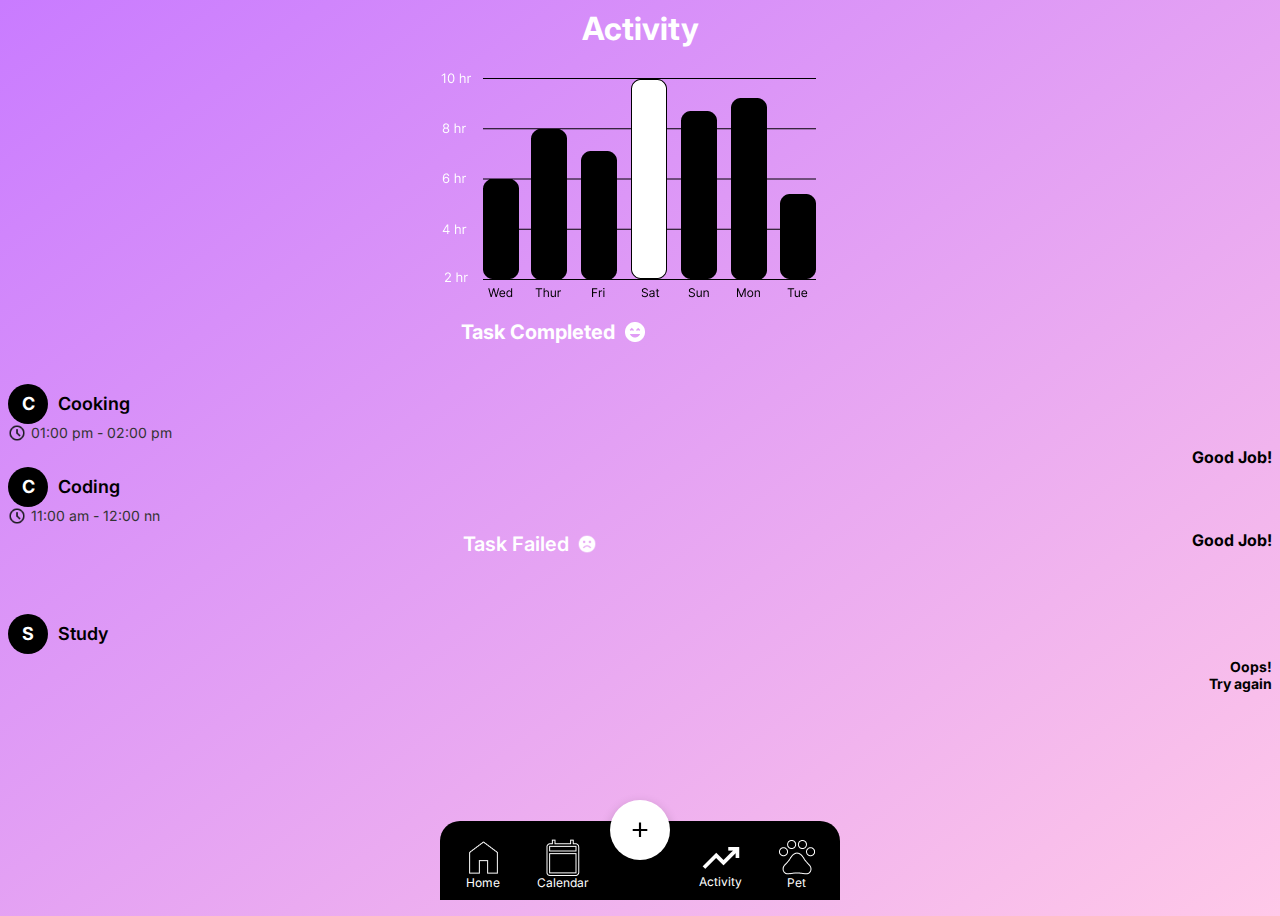
<file: activity.html>
<!DOCTYPE html>
<html lang="en">
<head>
    <meta charset="UTF-8">
    <meta name="viewport" content="width=device-width, initial-scale=1.0">
    <title>Activity</title>
    <link rel="preconnect" href="https://fonts.googleapis.com">
    <link rel="preconnect" href="https://fonts.gstatic.com" crossorigin>
    <link href="https://fonts.googleapis.com/css2?family=Inter:ital,opsz,wght@0,14..32,100..900;1,14..32,100..900&display=swap" rel="stylesheet">
    <link rel="stylesheet" href="style.css">
</head>
<body>
    <div class="act">
        <h1>Activity</h1>
        <img src="images/stats.png" alt="stats">
    </div>
    <div class="act2">
        <h1>Task Completed</h1>
        <img src="images/happy.png" alt="emoji">
    </div>
    <div class="task-card">
    <div class="task-left">
    <div class="task-icon">C</div>
    <div class="task-name">Cooking</div>
    </div>
    <div class="task-right">
    <div class="task-time">
      <img src="images/clock.png" alt="clock">
      <span>01:00 pm - 02:00 pm</span>
    </div>
    <div class="task-status success">Good Job!</div>
    </div>
    </div>
    <div class="task-card">
    <div class="task-left">
    <div class="task-icon">C</div>
    <div class="task-name">Coding</div>
    </div>
    <div class="task-right">
    <div class="task-time">
        <img src="images/clock.png" alt="clock">
        <span>11:00 am - 12:00 nn</span>
    </div>
    <div class="task-status success">Good Job!</div>
    </div>
    </div>
        <h3 class="fail-heading">Task Failed 
        <img src="images/sad.png" alt=""></h3>
    <div class="task-card">
    <div class="task-left">
    <div class="task-icon">S</div>
    <div class="task-name">Study</div>
    </div>
    <div class="task-right">
    <div class="task-status failed">Oops!<br>Try again</div>
    </div>
    </div>
    <div class="bottom-nav">
    <div class="nav-item active">
    <div class="home-iconpet">
        <a href="homepage.html"> <img src="images/bhome.png" alt="home"></a>
    </div>
        <a class="Home" href="homepage.html">Home</a>
    </div>
    <div class="nav-item">
    <div class="calendar-icon">
        <a href="calendar.html"> <img src="images/calendar.png" alt="calendar"></a>
    </div>
        <a class="calendar" href="calendar.html">Calendar</a>
    </div>
    <div class="nav-item">
    <div class="activity-icon">
        <img src="images/wactivity.png" alt="activity">
    </div>
        <a class="activity" href="activity.html">Activity</a>
    </div>
    <div class="nav-item">
    <div class="pet-icon">
        <a href="pet.html"> <img src="images/peticon.png" alt="pet"> </a>
    </div>
        <a class="Pet" href="pet.html">Pet</a>
    <div class="add-button">
        <button class="add-btn">+</button>
    </div>
</body>
</html>
</file>
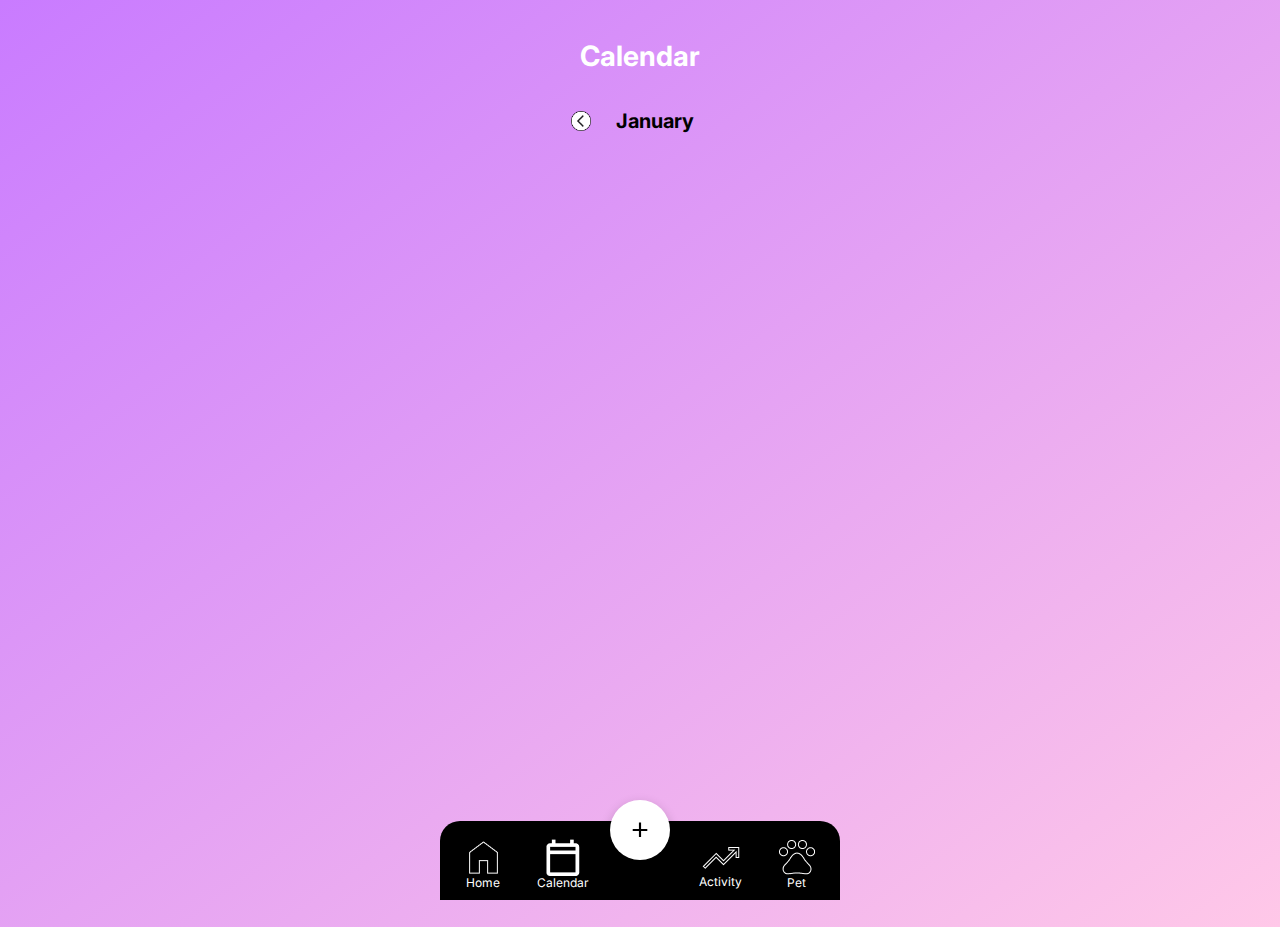
<file: calendar.html>
<!DOCTYPE html>
<html lang="en">
<head>
    <meta charset="UTF-8">
    <meta name="viewport" content="width=device-width, initial-scale=1.0">
    <title>Calendar</title>
    <link rel="preconnect" href="https://fonts.googleapis.com">
    <link rel="preconnect" href="https://fonts.gstatic.com" crossorigin>
    <link href="https://fonts.googleapis.com/css2?family=Inter:ital,opsz,wght@0,14..32,100..900;1,14..32,100..900&display=swap" rel="stylesheet">
    <link rel="stylesheet" href="style.css">
</head>
<body>
  <div class="calendar-header">
    <h1 class="calendar-title">Calendar</h1>
    <div class="month-header">
        <button class="nav-button">
            <img src="images/leftb.png" alt="Previous month">
        </button>
        <h2 class="month-title">January</h2>
    </div>
</div>
        <div class="bottom-nav">
    <div class="nav-item active">
    <div class="home-iconpet">
        <a href="homepage.html"> <img src="images/bhome.png" alt="home"></a>
    </div>
        <a class="Home" href="homepage.html">Home</a>
    </div>
    <div class="nav-item">
    <div class="calendar-icon">
        <img src="images/wcalendar.png" alt="calendar">
    </div>
        <a class="calendar" href="calendar.html">Calendar</a>
    </div>
    <div class="nav-item">
    <div class="activity-icon">
        <a href="activity.html"> <img src="images/activity.png" alt="activity"></a>
    </div>
        <a class="activity" href="activity.html">Activity</a>
    </div>
    <div class="nav-item">
    <div class="pet-icon">
        <a href="pet.html"> <img src="images/peticon.png" alt="pet"> </a>
    </div>
        <a class="Pet" href="pet.html">Pet</a>
    <div class="add-button">
        <button class="add-btn">+</button>
    </div>
    </div>
</body>
</html>
</file>
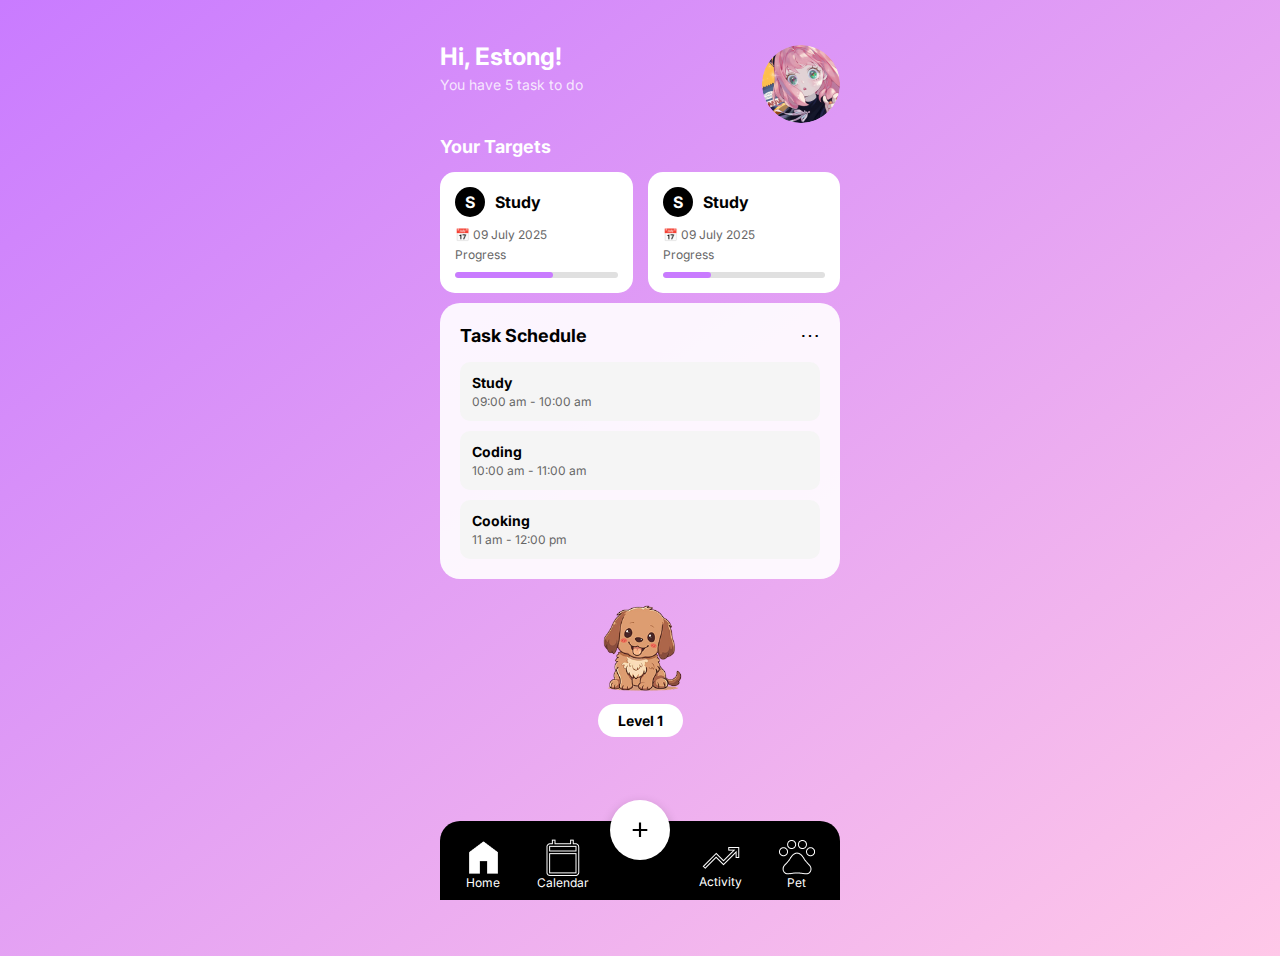
<file: homepage.html>
<!DOCTYPE html>
<html lang="en">
<head>
    <meta charset="UTF-8">
    <meta name="viewport" content="width=device-width, initial-scale=1.0">
    <title>Homepage - Tasky</title>
    <link rel="preconnect" href="https://fonts.googleapis.com">
    <link rel="preconnect" href="https://fonts.gstatic.com" crossorigin>
    <link href="https://fonts.googleapis.com/css2?family=Inter:ital,opsz,wght@0,14..32,100..900;1,14..32,100..900&display=swap" rel="stylesheet">
    <link rel="stylesheet" href="style.css">
</head>
<body>
    <div class="homepage-container">
    <div class="homepage-header">
    <div class="greeting">
        <h1>Hi, Estong!</h1>
        <p>You have 5 task to do</p>
    </div>
    <div class="profile-pic">
        <a href="profile.html"> <img src="images/profile.png" alt=""></a>
    </div>
    </div>
    <div class="targets-section">
        <h2>Your Targets</h2>
    <div class="targets-grid">
    <div class="target-card">
    <div class="target-header">
    <div class="target-icon">S</div>
        <span class="target-title">Study</span>
    </div>
    <div class="target-date">📅 09 July 2025</div>
    <div class="target-status">Progress</div>
    <div class="progress-bar">
    <div class="progress-fill" style="width: 60%;"></div>
    </div>
    </div>
    <div class="target-card">
    <div class="target-header">
    <div class="target-icon">S</div>
        <span class="target-title">Study</span>
    </div>
    <div class="target-date">📅 09 July 2025</div>
    <div class="target-status">Progress</div>
    <div class="progress-bar">
        <div class="progress-fill" style="width: 30%;"></div>
    </div>
    </div>
    </div>
    <div class="schedule-section">
    <div class="schedule-header">
        <h2>Task Schedule</h2>
    <div class="menu-dots">⋯</div>
    </div>
    <div class="schedule-list">
    <div class="schedule-item">
    <div class="schedule-title">Study</div>
    <div class="schedule-time">09:00 am - 10:00 am</div>
    </div>
    <div class="schedule-item">
    <div class="schedule-title">Coding</div>
    <div class="schedule-time">10:00 am - 11:00 am</div>
    </div> 
    <div class="schedule-item">
    <div class="schedule-title">Cooking</div>
    <div class="schedule-time">11 am - 12:00 pm</div>
    </div>
    </div>
    </div>
    <div class="pet-section">
    <div class="pet-image">
        <img src="images/iro.png" alt="Pet Dog" class="pet">
    </div>
    <div class="level-badge">Level 1</div>
    </div>
    <div class="bottom-nav">
    <div class="nav-item active">
    <div class="home-icon">
        <img src="images/home.png" alt="home">
    </div>
        <a class="Home" href="homepage.html">Home</a>
    </div>
    <div class="nav-item">
    <div class="calendar-icon">
        <a href="calendar.html"> <img src="images/calendar.png" alt="calendar"></a>
    </div>
        <a class="calendar" href="calendar.html">Calendar</a>
    </div>
    <div class="nav-item">
    <div class="activity-icon">
        <a href="activity.html"> <img src="images/activity.png" alt="activity"></a>
    </div>
        <a class="activity" href="activity.html">Activity</a>
    </div>
    <div class="nav-item">
    <div class="pet-icon">
        <a href="pet.html"> <img src="images/peticon.png" alt="pet"> </a>
    </div>
        <a class="Pet" href="pet.html">Pet</a>
    <div class="add-button">
        <button class="add-btn">+</button>
    </div>
    </div>
        </div>
    </div>
</body>
</html>
</file>
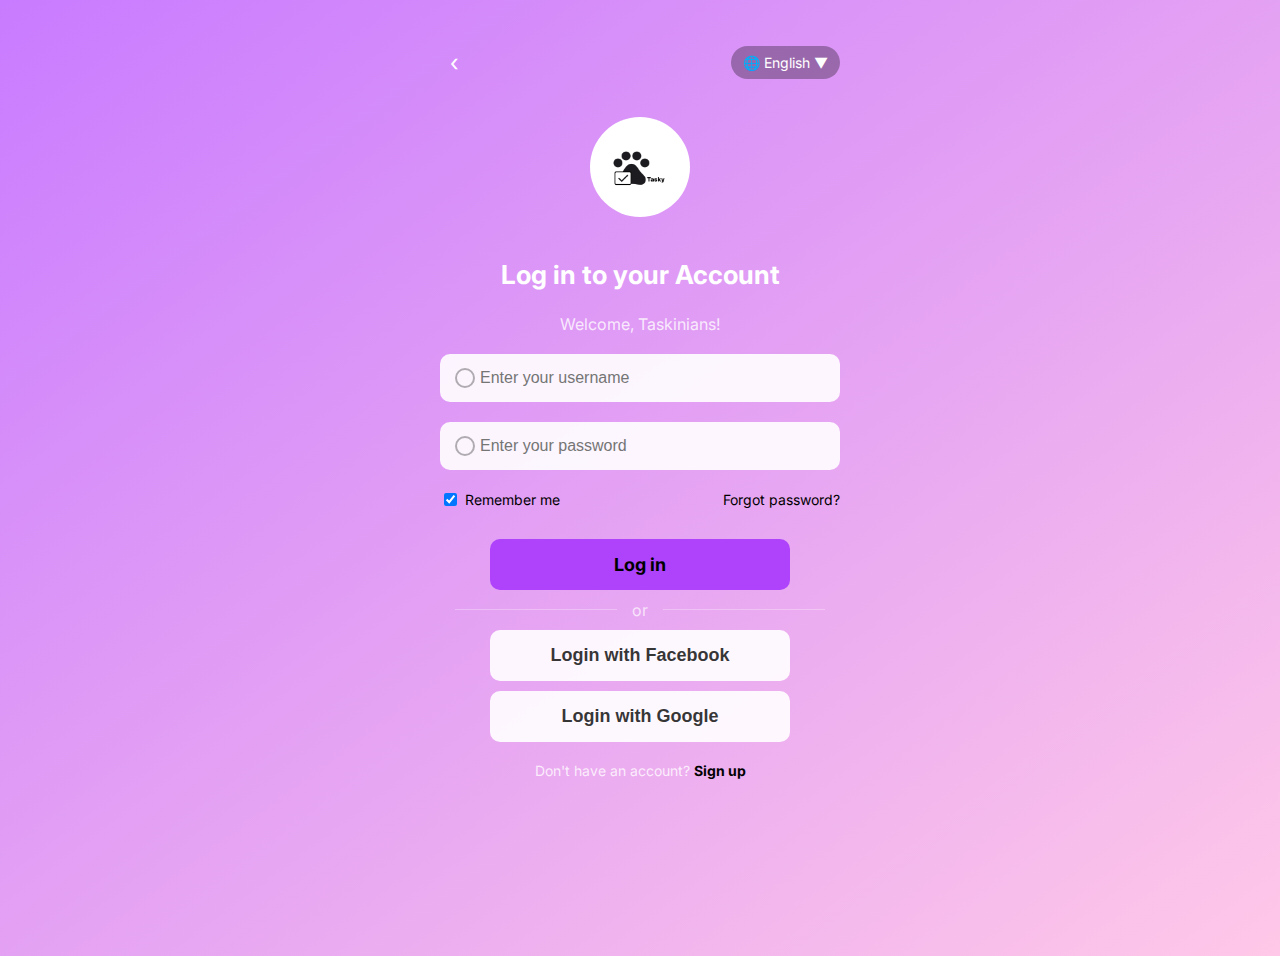
<file: login.html>
<!DOCTYPE html>
<html lang="en">
<head>
    <meta charset="UTF-8">
    <meta name="viewport" content="width=device-width, initial-scale=1.0">
    <title>Login</title>
    <link rel="preconnect" href="https://fonts.googleapis.com">
    <link rel="preconnect" href="https://fonts.gstatic.com" crossorigin>
    <link href="https://fonts.googleapis.com/css2?family=Inter:ital,opsz,wght@0,14..32,100..900;1,14..32,100..900&display=swap" rel="stylesheet">
    <link rel="stylesheet" href="style.css">
</head>
<body>
    <div class="container">
    <div class="header">
        <a href="index.html" class="back-btn">‹</a>
    <div>
</div>
    <div class="language-selector">
        <span class="language-btn">🌐 English ▼</span>
    </div>
</div>
    <div class="logo-circle">
        <img src="images/logo.png" alt="Tasky Logo" class="circle-logo">
    </div>
    <div class="form-section">
        <h2>Log in to your Account</h2>
        <p class="subtitle">Welcome, Taskinians!</p>
        <form class="login-form">
    <div class="input-group">
        <span class="input-circle"></span>
        <input type="text" placeholder="Enter your username" class="form-input">
    </div>
    <div class="input-group">
        <span class="input-circle"></span>
        <input type="password" placeholder="Enter your password" class="form-input">
        <span class="password-toggle"></span>
    </div>            
    <div class="form-options">
        <label class="checkbox-container">
        <input type="checkbox" checked>Remember me</label>
        <a href="#" class="forgot-password">Forgot password?</a>
    </div>            
        <a href="homepage.html" class="btn btn-primary">Log in</a>        
    <div class="divider">or</div>            
        <button type="button" class="btn btn-social">Login with Facebook</button>
        <button type="button" class="btn btn-social">Login with Google</button>        
        <p class="signup-link">Don't have an account? <a href="signup.html">Sign up</a></p>
        </form>
    </div>
</div>
</body>
</html>
</file>
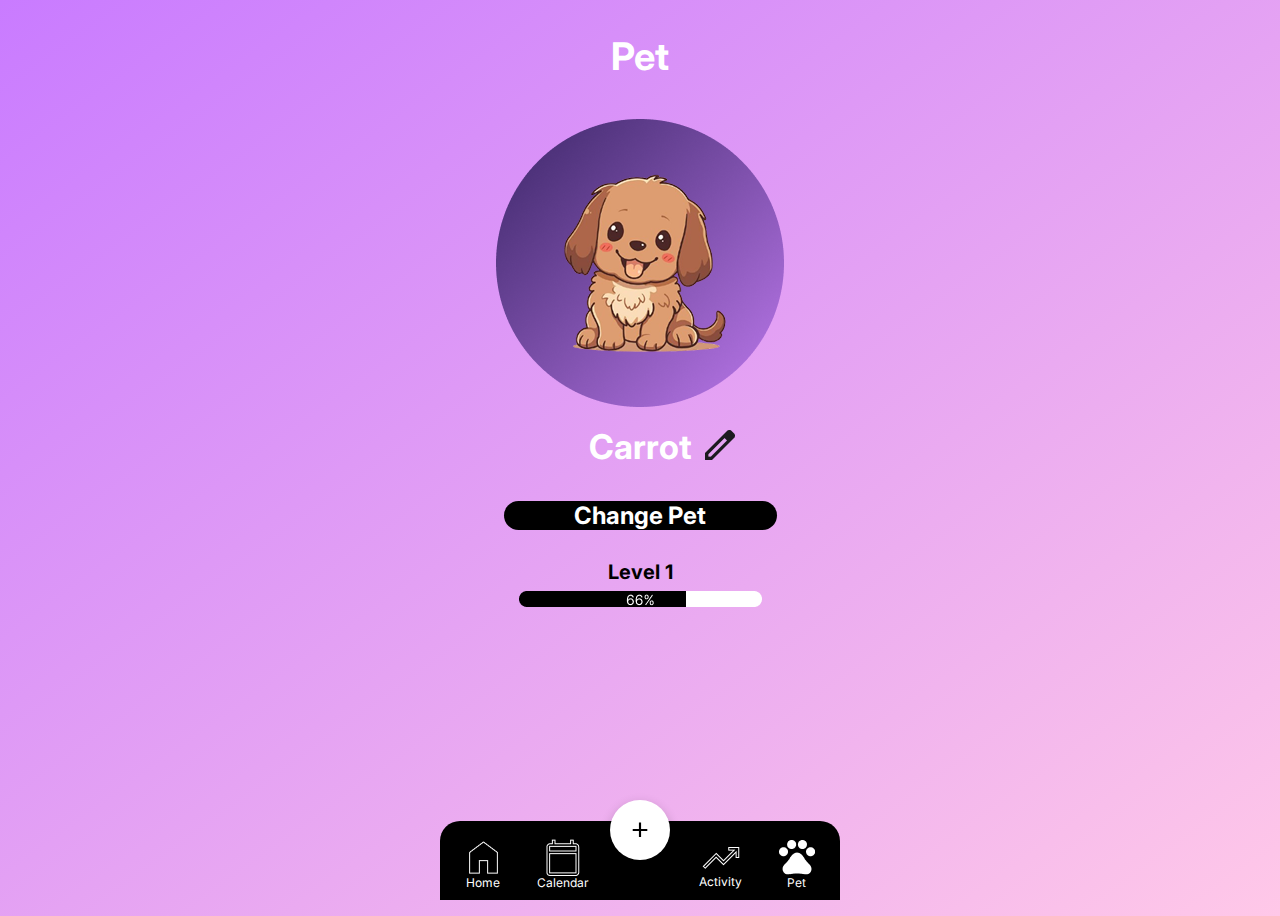
<file: pet.html>
<!DOCTYPE html>
<html lang="en">
<head>
    <meta charset="UTF-8">
    <meta name="viewport" content="width=device-width, initial-scale=1.0">
    <title>Pet</title>
    <link rel="preconnect" href="https://fonts.googleapis.com">
    <link rel="preconnect" href="https://fonts.gstatic.com" crossorigin>
    <link href="https://fonts.googleapis.com/css2?family=Inter:ital,opsz,wght@0,14..32,100..900;1,14..32,100..900&display=swap" rel="stylesheet">
    <link rel="stylesheet" href="style.css">
</head>
<body>
    <div class="pet-header">
        <h1>Pet</h1>
        <img src="images/dog.png" alt="dog">
        <h2>Carrot</h2>
    </div>
    <div class="pet-info">
        <img src="images/pencil.png" alt="pencil">
        <h3>Change Pet</h3>
        <h4>Level 1</h4>
    </div>
    <div class="percentage">
        <img src="images/bar.png" alt="bar">
    </div>
    <div class="bottom-nav">
    <div class="nav-item active">
    <div class="home-iconpet">
        <a href="homepage.html"> <img src="images/bhome.png" alt="home"></a>
    </div>
        <a class="Home" href="homepage.html">Home</a>
    </div>
    <div class="nav-item">
    <div class="calendar-icon">
        <a href="calendar.html"> <img src="images/calendar.png" alt="calendar"></a>
    </div>
        <a class="calendar" href="calendar.html">Calendar</a>
    </div>
    <div class="nav-item">
    <div class="activity-icon">
        <a href="activity.html"> <img src="images/activity.png" alt="activity"></a>
    </div>
        <a class="activity" href="activity.html">Activity</a>
    </div>
    <div class="nav-item">
    <div class="pet-icon">
        <img src="images/paw.png" alt="pet">
    </div>
        <a class="Pet" href="pet.html">Pet</a>
    <div class="add-button">
        <button class="add-btn">+</button>
    </div>
    </div>
    
</body>
</html>
</file>
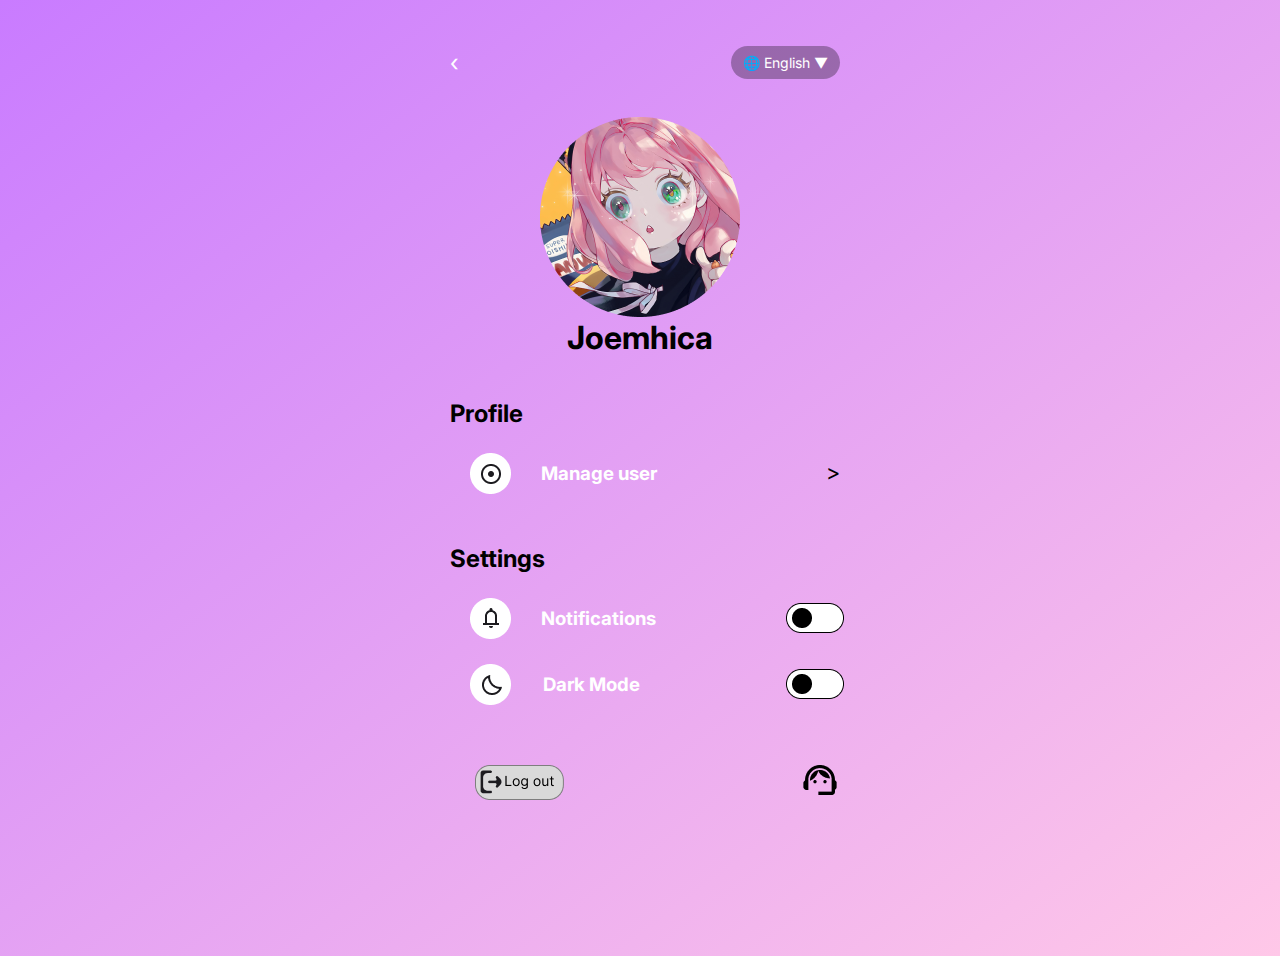
<file: profile.html>
<!DOCTYPE html>
<html lang="en">
<head>
    <meta charset="UTF-8">
    <meta name="viewport" content="width=device-width, initial-scale=1.0">
    <title>Profile</title>
    <link rel="preconnect" href="https://fonts.googleapis.com">
    <link rel="preconnect" href="https://fonts.gstatic.com" crossorigin>
    <link href="https://fonts.googleapis.com/css2?family=Inter:ital,opsz,wght@0,14..32,100..900;1,14..32,100..900&display=swap" rel="stylesheet">
    <link rel="stylesheet" href="style.css">
</head>
<body>
    <div class="container">
        <div class="header">
            <a href="homepage.html" class="back-btn">‹</a>
         <div>
    </div>
    <div class="language-selector">
            <span class="language-btn">🌐 English ▼</span>
    </div>
    </div>
    <div class="profile-container">
        <img src="images/profile2.png" alt="prof">
        <h1>Joemhica</h1>
    </div>
    <div class="bio-container">
        <h2>Profile</h2>
    <div class="bio-row">
        <img src="images/user.png" alt="user">
        <h3>Manage user</h3>
        <p>></p>
    </div>
    <div class="bio-container2">
        <h2>Settings</h2>
    <div class="bio-row2">
        <img src="images/notif.png" alt="user">
        <h3>Notifications</h3>
        <img src="images/Button.png" alt="">
    </div>
    <div class="bio-row3">
        <img src="images/night.png" alt="user">
        <h3>Dark Mode</h3>
        <img src="images/Button.png" alt="">
    </div>
        <a href="index.html">
        <img class="logout" src="images/logout.png" alt=""></a>
        <img class="customer" src="images/customer.png" alt="">
</div>
</body>
</html>
</file>
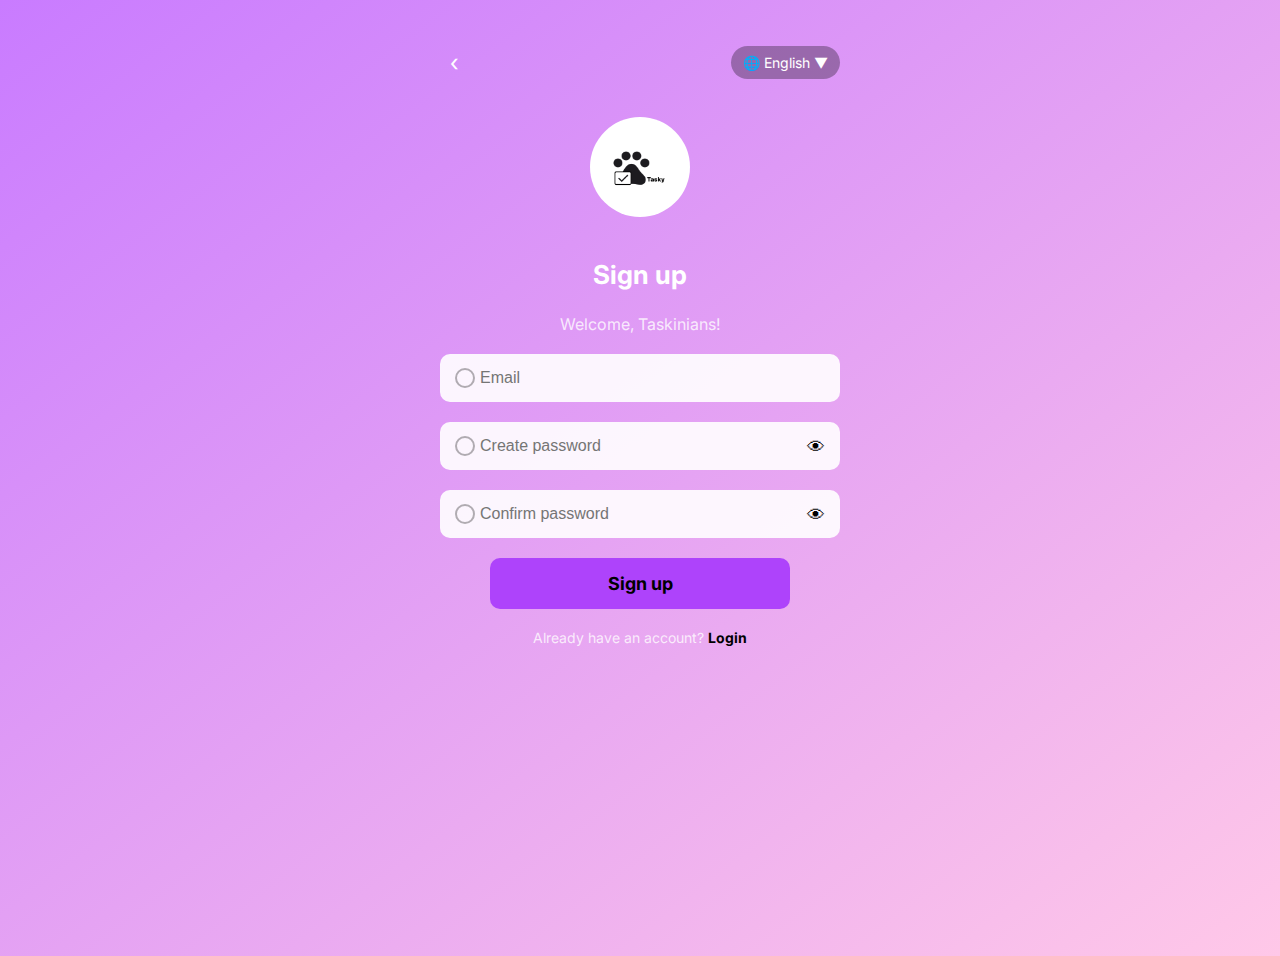
<file: signup.html>
<!DOCTYPE html>
<html lang="en">
<head>
    <meta charset="UTF-8">
    <meta name="viewport" content="width=device-width, initial-scale=1.0">
    <title>Sign Up - Tasky</title>
    <link rel="preconnect" href="https://fonts.googleapis.com">
    <link rel="preconnect" href="https://fonts.gstatic.com" crossorigin>
    <link href="https://fonts.googleapis.com/css2?family=Inter:ital,opsz,wght@0,14..32,100..900;1,14..32,100..900&display=swap" rel="stylesheet">
    <link rel="stylesheet" href="style.css">
</head>
<body>
    <div class="container">
        <div class="header">
            <a href="index.html" class="back-btn">‹</a>
            <div></div>
            <div class="language-selector">
                <span class="language-btn">🌐 English ▼</span>
            </div>
        </div>
        
        <div class="logo-circle">
            <img src="images/logo.png" alt="Tasky Logo" class="circle-logo">
        </div>
        
        <div class="form-section">
            <h2>Sign up</h2>
            <p class="subtitle">Welcome, Taskinians!</p>
            
            <div class="signup-form">
                <div class="input-group">
                    <span class="input-circle"></span>
                    <input type="email" placeholder="Email" class="form-input">
                </div>
                
                <div class="input-group">
                    <span class="input-circle"></span>
                    <input type="password" placeholder="Create password" class="form-input">
                    <span class="password-toggle">👁</span>
                </div>
                
                <div class="input-group">
                    <span class="input-circle"></span>
                    <input type="password" placeholder="Confirm password" class="form-input">
                    <span class="password-toggle">👁</span>
                </div>
                
                <a href="login.html" class="btn btn-primary">Sign up</a>
                
                <p class="login-link">Already have an account? <a href="login.html">Login</a></p>
            </div>
        </div>
    </div>
</body>
</html>
</file>
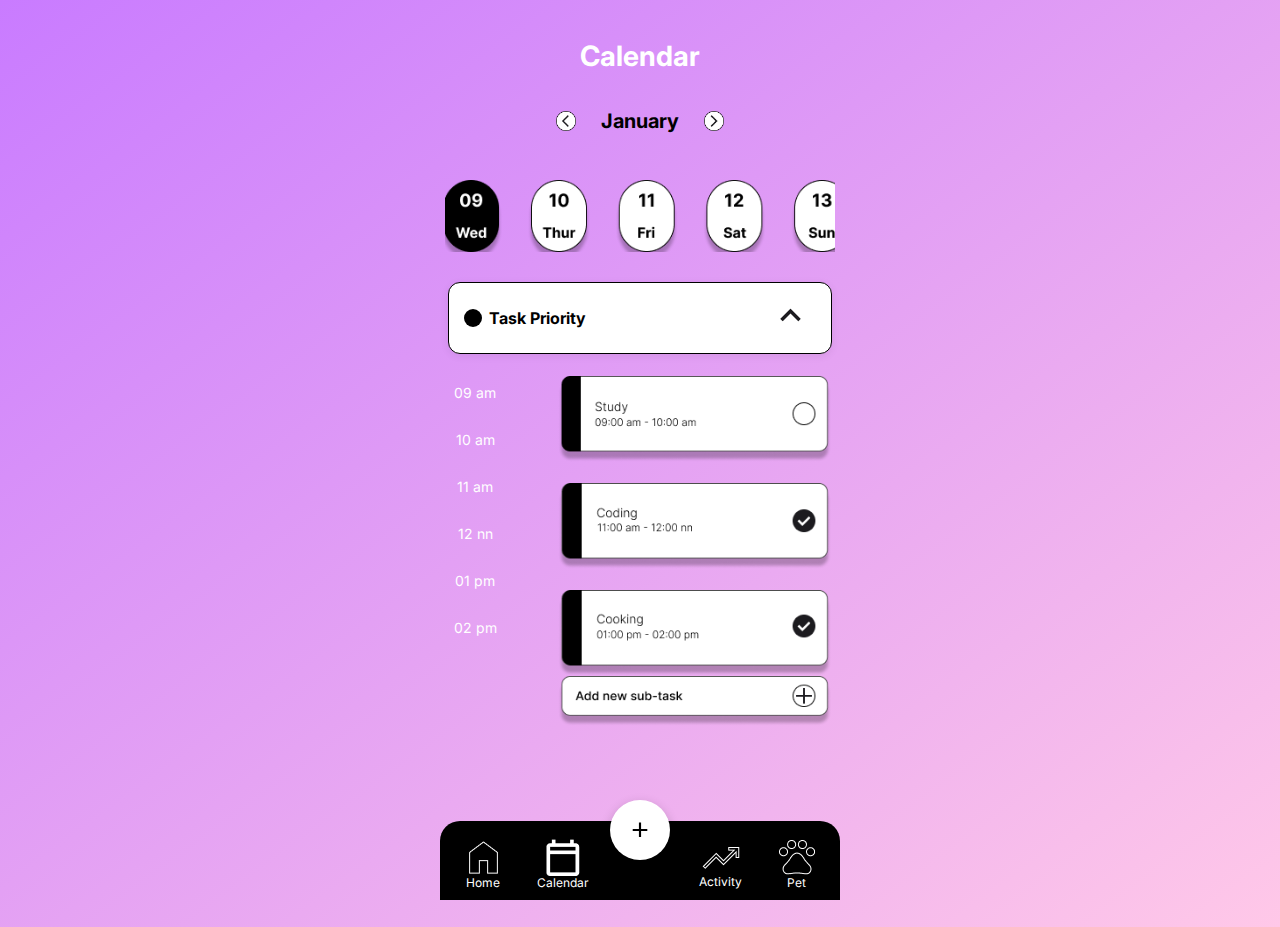
<file: taskprio.html>
<!DOCTYPE html>
<html lang="en">
<head>
  <meta charset="UTF-8">
  <meta name="viewport" content="width=device-width, initial-scale=1.0">
  <title>Task Priority</title>
  <link rel="preconnect" href="https://fonts.googleapis.com">
  <link rel="preconnect" href="https://fonts.gstatic.com" crossorigin>
  <link href="https://fonts.googleapis.com/css2?family=Inter:ital,opsz,wght@0,14..32,100..900;1,14..32,100..900&display=swap" rel="stylesheet">
  <link rel="stylesheet" href="style.css">
</head>
<body>
  <div class="calendar-header">
    <h1 class="calendar-title">Calendar</h1>
    <div class="month-header">
      <button class="nav-button">
        <img src="images/leftb.png" alt="Previous month">
      </button>
      <h2 class="month-title">January</h2>
      <button class="nav-button2">
        <img src="images/rightb.png" alt="Next month">
      </button>
    </div>
    <div class="date">
        <img src="images/date.png" alt="date">
    </div>
   <div class="q">
    <div class="q-row">
        <h2>Task Priority</h2>
        <a href="calendar.html"><img src="images/arrowup.png" alt="arr"></a>
    </div>
  </div>
    <div class="time">
        <ul>
            <li>09 am</li>
            <li>10 am</li>
            <li>11 am</li>
            <li>12 nn</li>
            <li>01 pm</li>
            <li>02 pm</li>
        </ul>
  </div>
  <div class="k">
      <img src="images/taskpriority.png" alt="">
  </div>
      <img class ="subtask" src="images/subtask.png" alt="">
  <div class="bottom-nav">
    <div class="nav-item active">
      <div class="home-iconpet">
        <a href="homepage.html"> <img src="images/bhome.png" alt="home"></a>
      </div>
      <a class="Home" href="homepage.html">Home</a>
    </div>

    <div class="nav-item">
      <div class="calendar-icon">
        <img src="images/wcalendar.png" alt="calendar">
      </div>
      <a class="calendar" href="calendar.html">Calendar</a>
    </div>

    <div class="nav-item">
      <div class="activity-icon">
        <a href="activity.html"> <img src="images/activity.png" alt="activity"></a>
      </div>
      <a class="activity" href="activity.html">Activity</a>
    </div>

    <div class="nav-item">
      <div class="pet-icon">
        <a href="pet.html"> <img src="images/peticon.png" alt="pet"> </a>
      </div>
      <a class="Pet" href="pet.html">Pet</a>
    </div>
  </div>
  <div class="add-button">
    <button class="add-btn">+</button>
  </div>
</body>
</html>
</file>
<file: style.css>
body {
    font-family: "Inter";
    background: linear-gradient(to bottom right, #c97bff, #ffc8e8);
    min-height: 100vh;
}
.container {
    max-width: 400px;
    margin: 0 auto;
    width: 100%;
    display: flex;
    flex-direction: column;
    min-height: 100vh;
    padding: 20px;
}
.header {
    display: flex;
    justify-content: space-between;
    align-items: center;
    padding: 10px 0;
}
.back-btn {
    color: white;
    font-size: 24px;
    text-decoration: none;
    padding: 10px;
}
.language-selector {
    display: flex;
}
.language-btn {
    background: rgba(0, 0, 0, 0.3);
    color: white;
    padding: 8px 12px;
    border-radius: 20px;
    font-size: 14px;
    border: none;
}
.logo-section {
    display: flex;
    flex-direction: column;
    align-items: center;
    justify-content: center;
    flex: 1;
    text-align: center;
}
.main-logo {
    width: 180px;
    height: auto;
    margin-bottom: 20px;
}
.welcome-text {
    text-align: center;
    margin-bottom: 40px;
}
.welcome-text h2 {
    color: white;
    font-size: 24px;
    font-weight: normal;
    margin: 0;
}
.button-section {
    display: flex;
    flex-direction: column;
    gap: 15px;
    margin-bottom: 20px;
    width: 100%;
    align-items: center;
}
.logo-circle {
    width: 100px;
    height: 100px;
    background: white;
    border-radius: 50%;
    margin: 20px auto;
    display: flex;
    align-items: center;
    justify-content: center;
}
.circle-logo {
    width: 60px;
    height: auto;
}
.form-section {
    display: flex;
    flex-direction: column;
    flex: 1;
}
.form-section h2 {
    color: white;
    font-size: 26px;
    font-weight: bold;
    text-align: center;
    margin-bottom: 8px;
}
.subtitle {
    color: rgba(255, 255, 255, 0.8);
    text-align: center;
    margin-bottom: 20px;
    font-size: 16px;
}
.input-group {
    display: flex;
    align-items: center;
    position: relative;
    margin-bottom: 20px;
}
.input-circle {
    position: absolute;
    left: 15px;
    top: 50%;
    transform: translateY(-50%);
    width: 16px;
    height: 16px;
    background: transparent;
    border: 2px solid rgba(0, 0, 0, 0.3);
    border-radius: 50%;
    z-index: 2;
}
.form-input {
    width: 100%;
    padding: 15px 50px 15px 40px;
    border: none;
    border-radius: 10px;
    background: rgba(255, 255, 255, 0.9);
    font-size: 16px;
    outline: none;
}
.form-input:focus {
    background: white;
}
.password-toggle {
    position: absolute;
    right: 15px;
    top: 50%;
    transform: translateY(-50%);
    font-size: 18px;
    cursor: pointer;
}
.form-options {
    display: flex;
    justify-content: space-between;
    align-items: center;
    margin-bottom: 30px;
    color: black;
    font-size: 14px;
}
.checkbox-container {
    display: flex;
    align-items: center;
}
.checkbox-container input {
    margin-right: 8px;
}
.forgot-password {
    color: black;
    text-decoration: none;
}
.btn {
    padding: 15px 30px;
    border: none;
    border-radius: 10px;
    font-size: 18px;
    font-weight: bold;
    width: 100%;
    max-width: 300px;
    text-decoration: none;
    display: block; 
    text-align: center;
    box-sizing: border-box;
    margin: 0 auto; 
}

.btn-primary {
    background: #AE43FB;
    color: black;
}
.btn-secondary {
    background: white;
    color: rgba(0, 0, 0, 0.8);
}
.btn-social {
    background: rgba(255, 255, 255, 0.9);
    color: rgba(0, 0, 0, 0.8);
    margin-bottom: 10px;
}
.divider {
    display: flex;
    align-items: center;
    text-align: center;
    color: rgba(255, 255, 255, 0.7);
    font-size: 16px;
    margin: 10px 0;
}
.divider::before,
.divider::after {
    content: '';
    flex: 1;
    height: 1px;
    background: rgba(255, 255, 255, 0.3);
    margin: 0 15px;
}
.signup-link,
.login-link {
    text-align: center;
    color: rgba(255, 255, 255, 0.8);
    margin-top: 20px;
    font-size: 14px;
}
.signup-link a,
.login-link a {
    color: black;
    text-decoration: none;
    font-weight: bold;
}
.homepage-container {
    max-width: 400px;
    margin: 0 auto;
    min-height: 100vh;
    padding: 20px;
    color: white;
    position: relative;
}
.homepage-header {
    display: flex;
    justify-content: space-between;
    align-items: center;
    margin-bottom: 30px;
}
.greeting h1 {
    font-size: 24px;
    font-weight: bold;
    margin: 0;
}
.greeting p {
    font-size: 14px;
    color: rgba(255, 255, 255, 0.8);
    margin: 5px 0 0 0;
}
.profile-pic {
    width: 78px;
    height: 78px;
    border-radius: 50%;
    overflow: hidden;
    position: relative;
    top: 17px;
}
.profile-image {
    width: 100%;
    height: 100%;
    object-fit: cover;
}
.targets-section {
    margin-bottom: 30px;
}
.targets-section h2 {
    font-size: 18px;
    font-weight: bold;
    margin-bottom: 15px;
}
.targets-grid {
    display: flex;
    gap: 15px;
}
.target-card {
    background: white;
    border-radius: 15px;
    padding: 15px;
    flex: 1;
    color: black;
}
.target-header {
    display: flex;
    align-items: center;
    gap: 10px;
    margin-bottom: 10px;
}
.target-icon {
    width: 30px;
    height: 30px;
    background: black;
    color: white;
    border-radius: 50%;
    display: flex;
    align-items: center;
    justify-content: center;
    font-weight: bold;
}
.target-title {
    font-weight: bold;
    font-size: 16px;
}
.target-date {
    font-size: 12px;
    color: #666;
    margin-bottom: 5px;
}
.target-status {
    font-size: 12px;
    color: #666;
    margin-bottom: 10px;
}
.progress-bar {
    width: 100%;
    height: 6px;
    background: #e0e0e0;
    border-radius: 3px;
    overflow: hidden;
}
.progress-fill {
    height: 100%;
    background: #c97bff;
    border-radius: 3px;
}
.schedule-section {
    background: rgba(255, 255, 255, 0.9);
    border-radius: 20px;
    padding: 20px;
    color: black;
    position: relative;
    top: 10px;
}
.schedule-header {
    display: flex;
    justify-content: space-between;
    align-items: center;
    margin-bottom: 15px;
}
.schedule-header h2 {
    font-size: 18px;
    font-weight: bold;
    margin: 0;
}
.menu-dots {
    font-size: 20px;
    cursor: pointer;
}
.schedule-list {
    display: flex;
    flex-direction: column;
    gap: 10px;
}
.schedule-item {
    background: #f5f5f5;
    border-radius: 10px;
    padding: 12px;
}
.schedule-title {
    font-weight: bold;
    font-size: 14px;
    margin-bottom: 3px;
}
.schedule-time {
    font-size: 12px;
    color: #666;
}
.pet-section {
    display: flex;
    flex-direction: column;
    align-items: center;
    margin-bottom: 80px;
}
.pet-image {
    width: 120px;
    height: 120px;
    margin-bottom: 15px;
    position: relative;
    top: 20px;
}
.pet {
    width: 100%;
    height: 100%;
    object-fit: contain;
}
.level-badge {
    background: white;
    color: black;
    padding: 8px 20px;
    border-radius: 20px;
    font-size: 14px;
    font-weight: bold;
}
.add-button {
    position: fixed;
    bottom: 40px;
    left: 50%;
    transform: translateX(-50%);
}
.add-btn {
    width: 60px;
    height: 60px;
    background: white;
    border: none;
    border-radius: 50%;
    font-size: 30px;
    color: black;
    cursor: pointer;
    box-shadow: 0 4px 12px rgba(0, 0, 0, 0.2);
}
.bottom-nav {
    position: fixed;
    bottom: 0;
    left: 50%;
    transform: translateX(-50%);
    width: 400px;
    background: black;
    display: flex;
    justify-content: space-around;
    padding: 15px 0;
    border-radius: 20px 20px 0 0;
}
.nav-item {
    display: flex;
    flex-direction: column;
    align-items: center;
    color: white;
    font-size: 12px;
    cursor: pointer;
}
.nav-item.active {
    color: white;
}
.nav-icon {
    font-size: 20px;
    margin-bottom: 5px;
}
.calendar {
    text-decoration: none;
    color: white;
}
.activity {
    text-decoration: none;
    color: white;
    position: relative;
    top: 4px;
    left: 25px;
}
.Pet {
    text-decoration: none;
    color: white;
    position: relative;
    top: 5px;
    left: 4px;
}
.Home {
    text-decoration: none;
    color: white;
    position: relative;
    top: 5px;
    right: 4px;
}
.calendar {
    text-decoration: none;
    color: white;
    position: relative;
    top: 5px;
    right: 26px;
}
.pet-icon {
    width: 36.06px;
    height: 34.25px;
}
.activity-icon {
    width: 36.06px;
    height: 34.25px;
    position: relative;
    top: 10px;
    left: 25px;
}
.calendar-icon {
    width: 36.06px;
    height: 34.25px;
    position: relative;
    right: 30px;
}
.home-icon {
    width: 36.06px;
    height: 34.25px;
    position: relative;
    top: 5px;
}
.home-iconpet{
    width: 36.06px;
    height: 34.25px;
    position: relative;
    right: 7px;

}
.calendar-header {
    text-align: center;
    position: relative;
    top: 20px;
}
.calendar-title {
    text-align: center;
    font-size: 28px;
    margin-bottom: 20px;
    color: #ffffff;
}
.month-header {
    display: flex;
    align-items: center;
    justify-content: center;
    gap: 10px;
}
.nav-button {
    background: none;
    border: none;
    padding: 0;
    cursor: pointer;
}
.nav-button img {
    width: 20px;
    height: 20px;
    vertical-align: middle;
    position: relative;
    right: 15px;
}
.nav-button2 {
    background: none;
    border: none;
    padding: 0;
    cursor: pointer;
}
.nav-button2 img {
    width: 20px;
    height: 20px;
    vertical-align: middle;
    position: relative;
    left: 15px;
}
.month-title {
    font-size: 20px;
    font-weight: bold;
    color: black;
    text-align: center;
}
.pet-header {
    display: flex;
    flex-direction: column; 
    justify-content: center;
    align-items: center;
    height: auto; 
}
.pet-header > h1 {
    color: white;
    margin-bottom: 10px; 
    font-size: 38px;
}
.pet-header > h2 {
    color: white;
    margin-bottom: 10px;
    position: relative;
    top: 20px; 
    font-size: 34px;
}
.pet-header > img {
    position: relative;
    top: 30px;
}
.pet-info {
    display: flex;
    flex-direction: column; 
    justify-content: center;
    align-items: center;
    height: auto; 
    padding: 20px;
}
.pet-info > img {
    position: relative;
    bottom: 52px;
    left: 80px;
}
.pet-info > h3 {
    background-color: black;
    color: white;
    font-size: 24px;
    border-radius: 15px;
    width: 273px;
    text-align: center;
    position: relative;
    bottom: 40px;
}
.pet-info > h4 {
    color: black;
    position: relative;
    bottom: 60px;
    font-size: 20px;
}
.percentage {
    display: flex;
    flex-direction: column; 
    justify-content: center;
    align-items: center;
    height: auto; 
}
.percentage > img {
    position: relative;
    bottom: 100px;
}
.act {
    display: flex;
    flex-direction: column; 
    justify-content: center;
    align-items: center;
    height: auto;
    color: white;
}
.act > h1 {
    position: relative;
    bottom: 20px;
}
.act > img {
    position: relative;
    right: 12px;
    bottom: 20px;
}
.act2 {
    display: flex;
    align-items: center;
    justify-content: center;
}
.act2 > h1 {
    color: white;
    font-size: 20px;
    margin-top: 20px;
    margin-bottom: 20px;
    position: relative;
    bottom: 20px;
    right: 90px
}
.act2 > img {
    position: relative;
    right: 82px;
    bottom: 20px;
}
.task-card2 {
    background-color: white;
    border-radius: 15px;
    padding: 16px 20px;
    display: flex;
    justify-content: space-between;
    align-items: center;
    box-shadow: 0px 4px 10px rgba(0, 0, 0, 0.15);
    width: 330px;
    margin: 20px auto;
    border: 1.5px solid #000;
    position: relative;
    bottom: 45px;
}
.task-left {
    display: flex;
    align-items: center;
    gap: 10px;
}
.task-icon {
    background-color: black;
    color: white;
    width: 40px;
    height: 40px;
    border-radius: 50%;
    display: flex;
    align-items: center;
    justify-content: center;
    font-weight: bold;
    font-size: 18px;
}
.task-name {
    font-size: 18px;
    font-weight: 600;
    color: black;
}
.task-right {
    text-align: right;
}
.task-time {
    display: flex;
    align-items: center;
    gap: 5px;
    font-size: 14px;
    color: #333;
}
.task-time img {
    width: 18px;
    height: 18px;
}
.task-status {
    font-weight: bold;
    margin-top: 5px;
}
.success {
    color: black;
}
.failed {
    color: black;
    font-size: 14px;
    line-height: 1.2;
}
.fail-heading {
    font-size: 20px;
    font-weight: 600;
    color: white;
    width: 340px;
    margin: 30px auto 10px auto;
    display: flex;
    align-items: center;
    gap: 8px; 
    position: relative;
    bottom: 48px;
    right: 7px;
}
.fail-heading > img {
    width: 20px;
    height: 20px;
    object-fit: contain;
}
.profile-container {
    display: flex;
    flex-direction: column;   
    align-items: center;
    justify-content: center;
}
.profile-container > img {
    position: relative;
    top: 20px;
}
.profile-container > h1 {
    color: black;
}
.bio-container {
    display: flex;
    flex-direction: column;
    align-items: flex-start;  
    margin-left: 10px;
    gap: 10px;               
}
.bio-row > img {
    object-fit: cover;
    margin: 20px;
    margin-top: -5px;      
}
.bio-row {
    display: flex;
    align-items: center;
    justify-content: space-between;
    width: 100%;   
    gap: 10px;
}
.bio-row > p {
    margin-left: auto; 
    color: black;      
    font-size: 22px;
    margin-top: -5px;
}
.bio-row > h3 {
    margin-top: -5px;
    color: white;   
}
.bio-row2 > img {
    object-fit: cover;
    margin: 20px;
    margin-top: -5px;      
}
.bio-row2 {
    display: flex;
    align-items: center;
    justify-content: space-between;
    width: 100%;   
    gap: 10px;
}
.bio-row2 > img:last-child{
    margin-left: 120px; 
    margin-top: -5px;
}
.bio-row2 > h3 {
    margin-top: -5px;
    color: white;   
}
.bio-row3 > img {
    object-fit: cover;
    margin: 20px;
    margin-top: -5px;      
}
.bio-row3 {
    display: flex;
    align-items: center;
    justify-content: space-between;
    width: 100%;   
    gap: 10px;
}
.bio-row3 > img:last-child{
    margin-left: 120px; 
    margin-top: -5px;
}
.bio-row3 > h3 {
    margin-right: 15px;
    margin-top: -5px;
    color: white;   
}
.bio-container2 {
    display: flex;
    flex-direction: column;
    align-items: flex-start;  
    gap: 10px;               
}
.logout {
    display: flex;
    align-items: center;
    justify-content: space-between;
    margin-left: 25px;
    position: relative;
    top: 30px;
}
.customer {
    display: flex;
    align-items: center;
    justify-content: space-between;
    margin-left: 350px;
    position: relative;
    bottom: 20px;
}
.date {
    display: flex;
    justify-content: center;
    align-items: center;
    margin-top: 30px;      
}
.date img {
    width: 390px;      
    height: auto;
    display: block;
}
.q {
    display: flex;
    flex-direction: column;
    align-items: center;
    justify-content: center;
    background-color: white;
    color: black;
    width: 100%;
    max-width: 382px;
    height: 50px;
    margin: 30px auto 0 auto; 
    border-radius: 12px;
    box-shadow: 0 2px 8px rgba(0,0,0,0.07);
    padding: 10px 0;
    border: 1.5px solid #000;
}
.q-row {
    display: flex;
    align-items: center;
    width: 100%;
}
.q-row h2 {
    font-size: 16px;
    margin: 0;
    padding-left: 40px;
    position: relative;
}
.q-row h2::before {
    content: "";
    display: inline-block;
    width: 18px;
    height: 18px;
    background: black;
    border-radius: 50%;
    position: absolute;
    left: 15px;     
    top: 50%;
    transform: translateY(-50%);
}
.q-row > a {
    margin-left: auto; 
    padding-right: 20px;
}
.time {
    display: flex;
    flex-direction: column;
}
.time ul{
    list-style: none;
    padding-left: 0;
    margin: 0;
    color: white;
}
.time ul li {
    margin-bottom: 30px;
    margin-right: 330px;
    margin-top: 30px;
    font-size: 14px;
}
.k {
    display: flex;
    flex-direction: column;
    align-items: center;
    justify-content: center;
}
.k > img {
    margin-left: 110px;
    margin-top: -290px;
    height: 300px;
}
.subtask {
    width: 274px;
    margin-left: 110px;
}
@media screen and (max-width: 480px) {
    .container {
        padding: 10px;
    }
    
    .app-name {
        font-size: 36px;
    }
    
    .form-section h2 {
        font-size: 24px;
    }
    
    .btn {
        font-size: 16px;
        padding: 12px 25px;
    }
    
    .main-logo {
        width: 150px;
    }
    
    .circle-logo {
        width: 60px;
    }
}
</file>
